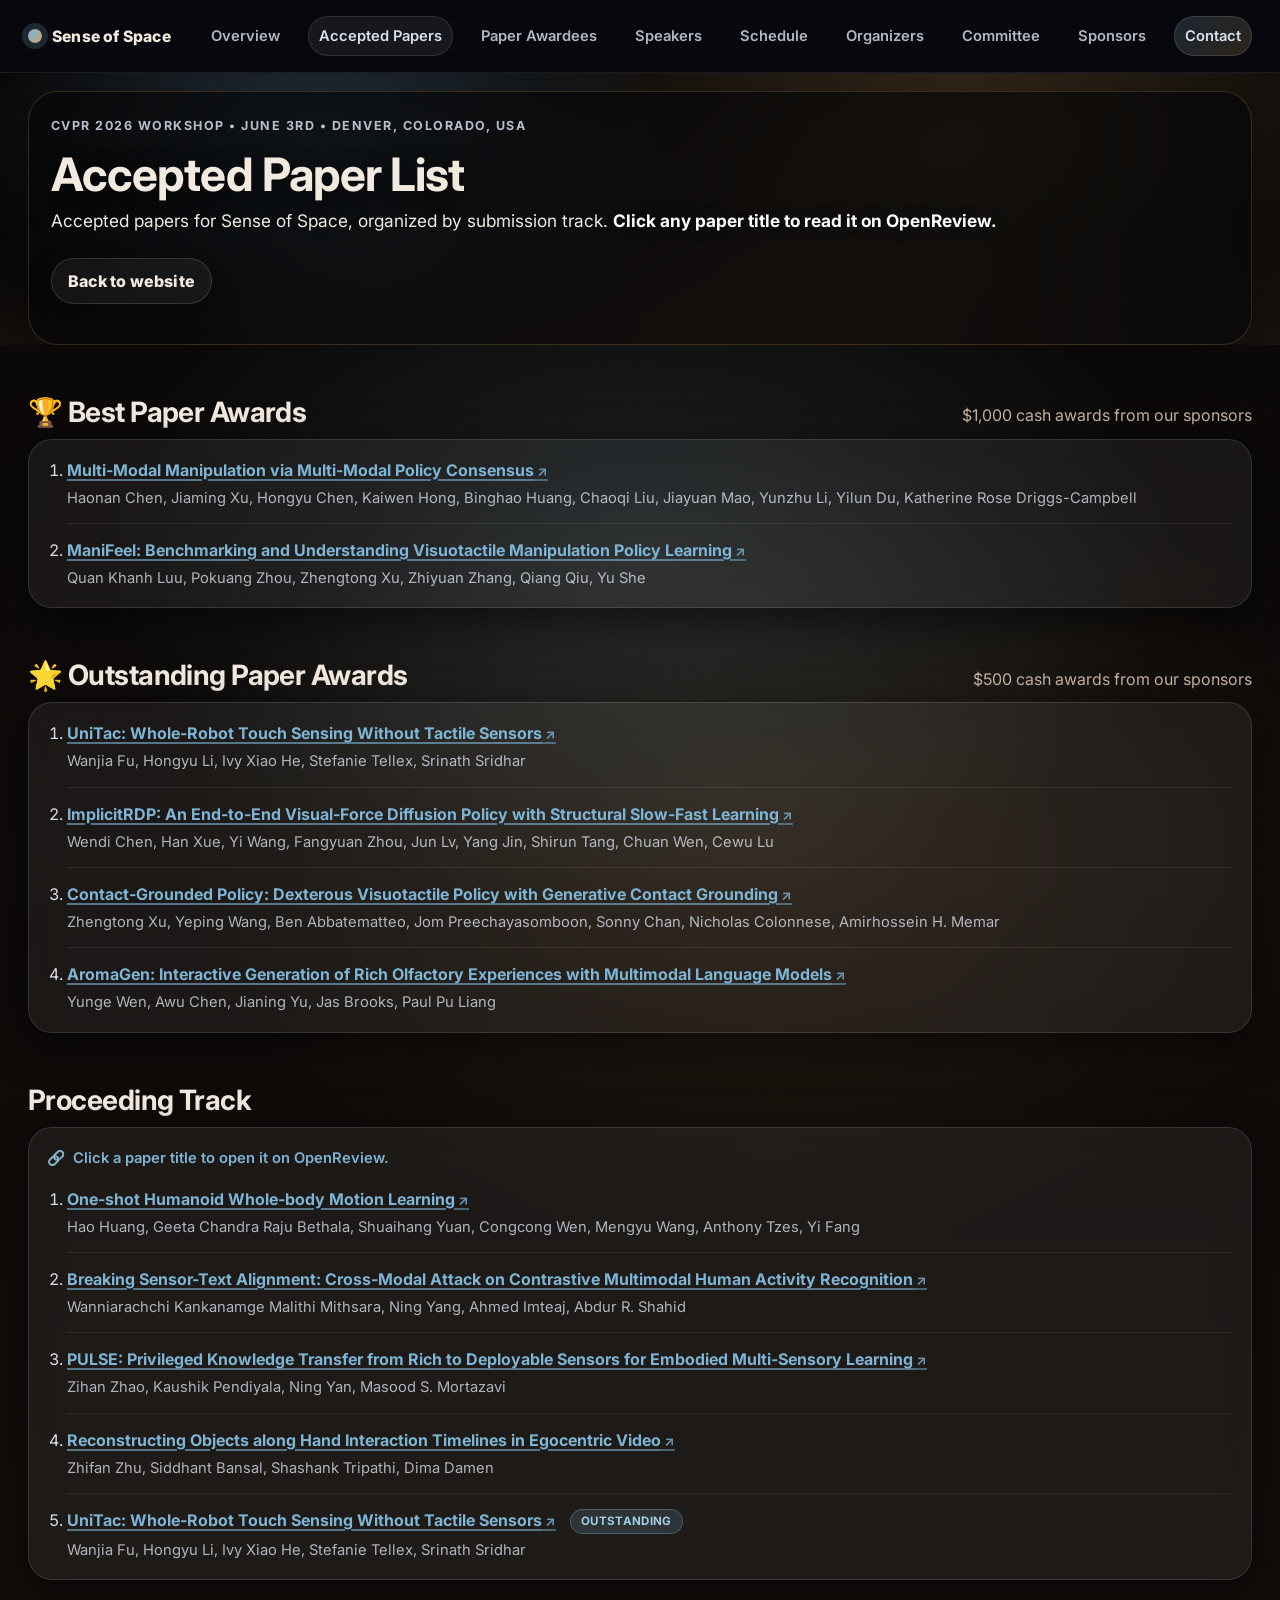
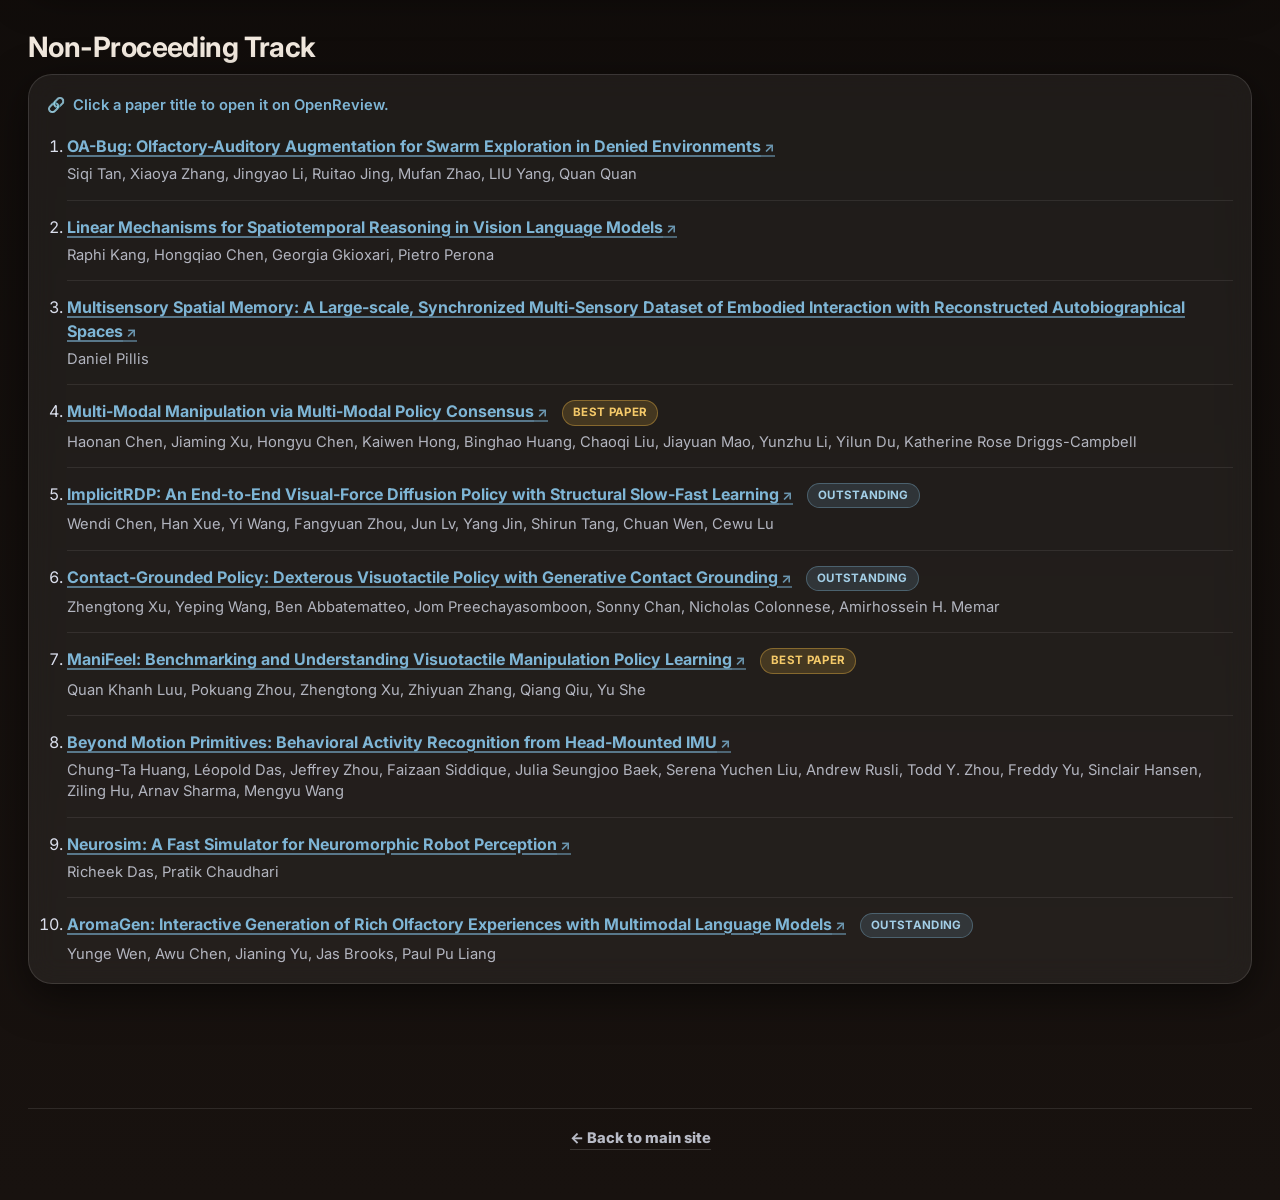
<file: accepted-papers.html>
<!doctype html>
<html lang="en">
<head>
  <meta charset="utf-8" />
  <meta name="viewport" content="width=device-width,initial-scale=1" />
  <title>Accepted Paper List | Sense of Space (CVPR 2026 Workshop)</title>
  <meta name="description" content="Accepted papers for Sense of Space — a CVPR 2026 workshop on multi-sensory modeling for embodied intelligence." />
  <link rel="icon" type="image/svg+xml" href="assets/favicon.svg" />
  <link rel="preconnect" href="https://fonts.googleapis.com">
  <link rel="preconnect" href="https://fonts.gstatic.com" crossorigin>
  <link href="https://fonts.googleapis.com/css2?family=Inter:wght@300;400;600;700;800&display=swap" rel="stylesheet">
  <link rel="stylesheet" href="style.css" />
</head>

<body>
  <div class="bg-grain" aria-hidden="true"></div>

  <header class="topbar">
    <nav class="nav container">
      <a class="brand" href="index.html" aria-label="Back to home">
        <span class="brand-mark" aria-hidden="true"></span>
        <span class="brand-text">Sense of Space</span>
      </a>

      <button class="nav-toggle" aria-label="Open menu" aria-expanded="false">
        <span></span><span></span><span></span>
      </button>

      <div class="nav-links" role="navigation" aria-label="Primary">
        <a href="index.html#abstract">Overview</a>
        <a href="accepted-papers.html" class="active">Accepted Papers</a>
        <a href="accepted-papers.html#awards">Paper Awardees</a>
        <a href="index.html#speakers">Speakers</a>
        <a href="index.html#schedule">Schedule</a>
        <a href="index.html#organizers">Organizers</a>
        <a href="index.html#committee">Committee</a>
        <a href="index.html#sponsors">Sponsors</a>
        <a href="index.html#contact" class="pill">Contact</a>
      </div>
    </nav>
  </header>

  <main>
    <section class="hero hero-small" aria-label="Accepted papers hero">
      <div class="hero-bg" aria-hidden="true"></div>
      <div class="hero-glow" aria-hidden="true"></div>

      <div class="container hero-inner">
        <div class="hero-copy">
          <p class="eyebrow">CVPR 2026 Workshop • June 3rd • Denver, Colorado, USA</p>
          <h1>Accepted Paper List</h1>
          <p class="lead">
            Accepted papers for Sense of Space, organized by submission track.
            <strong>Click any paper title to read it on OpenReview.</strong>
          </p>

          <div class="cta-row">
            <a class="btn ghost" href="index.html">Back to website</a>
          </div>
        </div>
      </div>
    </section>

    <section class="section" id="awards">
      <div class="container">
        <div class="section-head">
          <h2>🏆 Best Paper Awards</h2>
          <p class="muted">$1,000 cash awards from our sponsors</p>
        </div>

        <div class="glass reveal">
          <ol class="paper-list">
            <li>
              <div class="paper-title"><a class="paper-link" href="https://openreview.net/forum?id=vf54SEjOMo" target="_blank" rel="noopener noreferrer">Multi-Modal Manipulation via Multi-Modal Policy Consensus</a></div>
              <div class="paper-authors">Haonan Chen, Jiaming Xu, Hongyu Chen, Kaiwen Hong, Binghao Huang, Chaoqi Liu, Jiayuan Mao, Yunzhu Li, Yilun Du, Katherine Rose Driggs-Campbell</div>
            </li>
            <li>
              <div class="paper-title"><a class="paper-link" href="https://openreview.net/forum?id=f6eOLa6gOO" target="_blank" rel="noopener noreferrer">ManiFeel: Benchmarking and Understanding Visuotactile Manipulation Policy Learning</a></div>
              <div class="paper-authors">Quan Khanh Luu, Pokuang Zhou, Zhengtong Xu, Zhiyuan Zhang, Qiang Qiu, Yu She</div>
            </li>
          </ol>
        </div>
      </div>
    </section>

    <section class="section" style="padding-top: 0;">
      <div class="container">
        <div class="section-head">
          <h2>🌟 Outstanding Paper Awards</h2>
          <p class="muted">$500 cash awards from our sponsors</p>
        </div>

        <div class="glass reveal">
          <ol class="paper-list">
            <li>
              <div class="paper-title"><a class="paper-link" href="https://openreview.net/forum?id=UUFzZWd0N8" target="_blank" rel="noopener noreferrer">UniTac: Whole-Robot Touch Sensing Without Tactile Sensors</a></div>
              <div class="paper-authors">Wanjia Fu, Hongyu Li, Ivy Xiao He, Stefanie Tellex, Srinath Sridhar</div>
            </li>
            <li>
              <div class="paper-title"><a class="paper-link" href="https://openreview.net/forum?id=nWHC4zi800" target="_blank" rel="noopener noreferrer">ImplicitRDP: An End-to-End Visual-Force Diffusion Policy with Structural Slow-Fast Learning</a></div>
              <div class="paper-authors">Wendi Chen, Han Xue, Yi Wang, Fangyuan Zhou, Jun Lv, Yang Jin, Shirun Tang, Chuan Wen, Cewu Lu</div>
            </li>
            <li>
              <div class="paper-title"><a class="paper-link" href="https://openreview.net/forum?id=xTf2W00n95" target="_blank" rel="noopener noreferrer">Contact-Grounded Policy: Dexterous Visuotactile Policy with Generative Contact Grounding</a></div>
              <div class="paper-authors">Zhengtong Xu, Yeping Wang, Ben Abbatematteo, Jom Preechayasomboon, Sonny Chan, Nicholas Colonnese, Amirhossein H. Memar</div>
            </li>
            <li>
              <div class="paper-title"><a class="paper-link" href="https://openreview.net/forum?id=OQDOHXAJtn" target="_blank" rel="noopener noreferrer">AromaGen: Interactive Generation of Rich Olfactory Experiences with Multimodal Language Models</a></div>
              <div class="paper-authors">Yunge Wen, Awu Chen, Jianing Yu, Jas Brooks, Paul Pu Liang</div>
            </li>
          </ol>
        </div>
      </div>
    </section>

    <section class="section" style="padding-top: 0;">
      <div class="container">
        <div class="section-head">
          <h2>Proceeding Track</h2>
        </div>

        <div class="glass reveal">
          <p class="paper-list-hint">Click a paper title to open it on OpenReview.</p>
          <ol class="paper-list">
            <li>
              <div class="paper-title"><a class="paper-link" href="https://openreview.net/forum?id=1quofDNaOM" target="_blank" rel="noopener noreferrer">One-shot Humanoid Whole-body Motion Learning</a></div>
              <div class="paper-authors">Hao Huang, Geeta Chandra Raju Bethala, Shuaihang Yuan, Congcong Wen, Mengyu Wang, Anthony Tzes, Yi Fang</div>
            </li>
            <li>
              <div class="paper-title"><a class="paper-link" href="https://openreview.net/forum?id=k1MJGdVPc8" target="_blank" rel="noopener noreferrer">Breaking Sensor-Text Alignment: Cross-Modal Attack on Contrastive Multimodal Human Activity Recognition</a></div>
              <div class="paper-authors">Wanniarachchi Kankanamge Malithi Mithsara, Ning Yang, Ahmed Imteaj, Abdur R. Shahid</div>
            </li>
            <li>
              <div class="paper-title"><a class="paper-link" href="https://openreview.net/forum?id=Xz0DK78icE" target="_blank" rel="noopener noreferrer">PULSE: Privileged Knowledge Transfer from Rich to Deployable Sensors for Embodied Multi-Sensory Learning</a></div>
              <div class="paper-authors">Zihan Zhao, Kaushik Pendiyala, Ning Yan, Masood S. Mortazavi</div>
            </li>
            <li>
              <div class="paper-title"><a class="paper-link" href="https://openreview.net/forum?id=n6uY0F58Lw" target="_blank" rel="noopener noreferrer">Reconstructing Objects along Hand Interaction Timelines in Egocentric Video</a></div>
              <div class="paper-authors">Zhifan Zhu, Siddhant Bansal, Shashank Tripathi, Dima Damen</div>
            </li>
            <li>
              <div class="paper-title"><a class="paper-link" href="https://openreview.net/forum?id=UUFzZWd0N8" target="_blank" rel="noopener noreferrer">UniTac: Whole-Robot Touch Sensing Without Tactile Sensors</a> <span class="paper-award-badge outstanding">Outstanding</span></div>
              <div class="paper-authors">Wanjia Fu, Hongyu Li, Ivy Xiao He, Stefanie Tellex, Srinath Sridhar</div>
            </li>
          </ol>
        </div>
      </div>
    </section>

    <section class="section" style="padding-top: 0;">
      <div class="container">
        <div class="section-head">
          <h2>Non-Proceeding Track</h2>
        </div>

        <div class="glass reveal">
          <p class="paper-list-hint">Click a paper title to open it on OpenReview.</p>
          <ol class="paper-list">
            <li>
              <div class="paper-title"><a class="paper-link" href="https://openreview.net/forum?id=VegsynrPLu" target="_blank" rel="noopener noreferrer">OA-Bug: Olfactory-Auditory Augmentation for Swarm Exploration in Denied Environments</a></div>
              <div class="paper-authors">Siqi Tan, Xiaoya Zhang, Jingyao Li, Ruitao Jing, Mufan Zhao, LIU Yang, Quan Quan</div>
            </li>
            <li>
              <div class="paper-title"><a class="paper-link" href="https://openreview.net/forum?id=hjthUKPKOO" target="_blank" rel="noopener noreferrer">Linear Mechanisms for Spatiotemporal Reasoning in Vision Language Models</a></div>
              <div class="paper-authors">Raphi Kang, Hongqiao Chen, Georgia Gkioxari, Pietro Perona</div>
            </li>
            <li>
              <div class="paper-title"><a class="paper-link" href="https://openreview.net/forum?id=BsmZDVZ4Ho" target="_blank" rel="noopener noreferrer">Multisensory Spatial Memory: A Large-scale, Synchronized Multi-Sensory Dataset of Embodied Interaction with Reconstructed Autobiographical Spaces</a></div>
              <div class="paper-authors">Daniel Pillis</div>
            </li>
            <li>
              <div class="paper-title"><a class="paper-link" href="https://openreview.net/forum?id=vf54SEjOMo" target="_blank" rel="noopener noreferrer">Multi-Modal Manipulation via Multi-Modal Policy Consensus</a> <span class="paper-award-badge best">Best Paper</span></div>
              <div class="paper-authors">Haonan Chen, Jiaming Xu, Hongyu Chen, Kaiwen Hong, Binghao Huang, Chaoqi Liu, Jiayuan Mao, Yunzhu Li, Yilun Du, Katherine Rose Driggs-Campbell</div>
            </li>
            <li>
              <div class="paper-title"><a class="paper-link" href="https://openreview.net/forum?id=nWHC4zi800" target="_blank" rel="noopener noreferrer">ImplicitRDP: An End-to-End Visual-Force Diffusion Policy with Structural Slow-Fast Learning</a> <span class="paper-award-badge outstanding">Outstanding</span></div>
              <div class="paper-authors">Wendi Chen, Han Xue, Yi Wang, Fangyuan Zhou, Jun Lv, Yang Jin, Shirun Tang, Chuan Wen, Cewu Lu</div>
            </li>
            <li>
              <div class="paper-title"><a class="paper-link" href="https://openreview.net/forum?id=xTf2W00n95" target="_blank" rel="noopener noreferrer">Contact-Grounded Policy: Dexterous Visuotactile Policy with Generative Contact Grounding</a> <span class="paper-award-badge outstanding">Outstanding</span></div>
              <div class="paper-authors">Zhengtong Xu, Yeping Wang, Ben Abbatematteo, Jom Preechayasomboon, Sonny Chan, Nicholas Colonnese, Amirhossein H. Memar</div>
            </li>
            <li>
              <div class="paper-title"><a class="paper-link" href="https://openreview.net/forum?id=f6eOLa6gOO" target="_blank" rel="noopener noreferrer">ManiFeel: Benchmarking and Understanding Visuotactile Manipulation Policy Learning</a> <span class="paper-award-badge best">Best Paper</span></div>
              <div class="paper-authors">Quan Khanh Luu, Pokuang Zhou, Zhengtong Xu, Zhiyuan Zhang, Qiang Qiu, Yu She</div>
            </li>
            <li>
              <div class="paper-title"><a class="paper-link" href="https://openreview.net/forum?id=kthV2oMPtt" target="_blank" rel="noopener noreferrer">Beyond Motion Primitives: Behavioral Activity Recognition from Head-Mounted IMU</a></div>
              <div class="paper-authors">Chung-Ta Huang, Léopold Das, Jeffrey Zhou, Faizaan Siddique, Julia Seungjoo Baek, Serena Yuchen Liu, Andrew Rusli, Todd Y. Zhou, Freddy Yu, Sinclair Hansen, Ziling Hu, Arnav Sharma, Mengyu Wang</div>
            </li>
            <li>
              <div class="paper-title"><a class="paper-link" href="https://openreview.net/forum?id=F9BAGGwVdQ" target="_blank" rel="noopener noreferrer">Neurosim: A Fast Simulator for Neuromorphic Robot Perception</a></div>
              <div class="paper-authors">Richeek Das, Pratik Chaudhari</div>
            </li>
            <li>
              <div class="paper-title"><a class="paper-link" href="https://openreview.net/forum?id=OQDOHXAJtn" target="_blank" rel="noopener noreferrer">AromaGen: Interactive Generation of Rich Olfactory Experiences with Multimodal Language Models</a> <span class="paper-award-badge outstanding">Outstanding</span></div>
              <div class="paper-authors">Yunge Wen, Awu Chen, Jianing Yu, Jas Brooks, Paul Pu Liang</div>
            </li>
          </ol>
        </div>
      </div>
    </section>

    <section class="section">
      <div class="container">
        <div class="footer muted">
          <a class="mini-link" href="index.html">← Back to main site</a>
        </div>
      </div>
    </section>
  </main>

  <script src="script.js"></script>
</body>
</html>
</file>
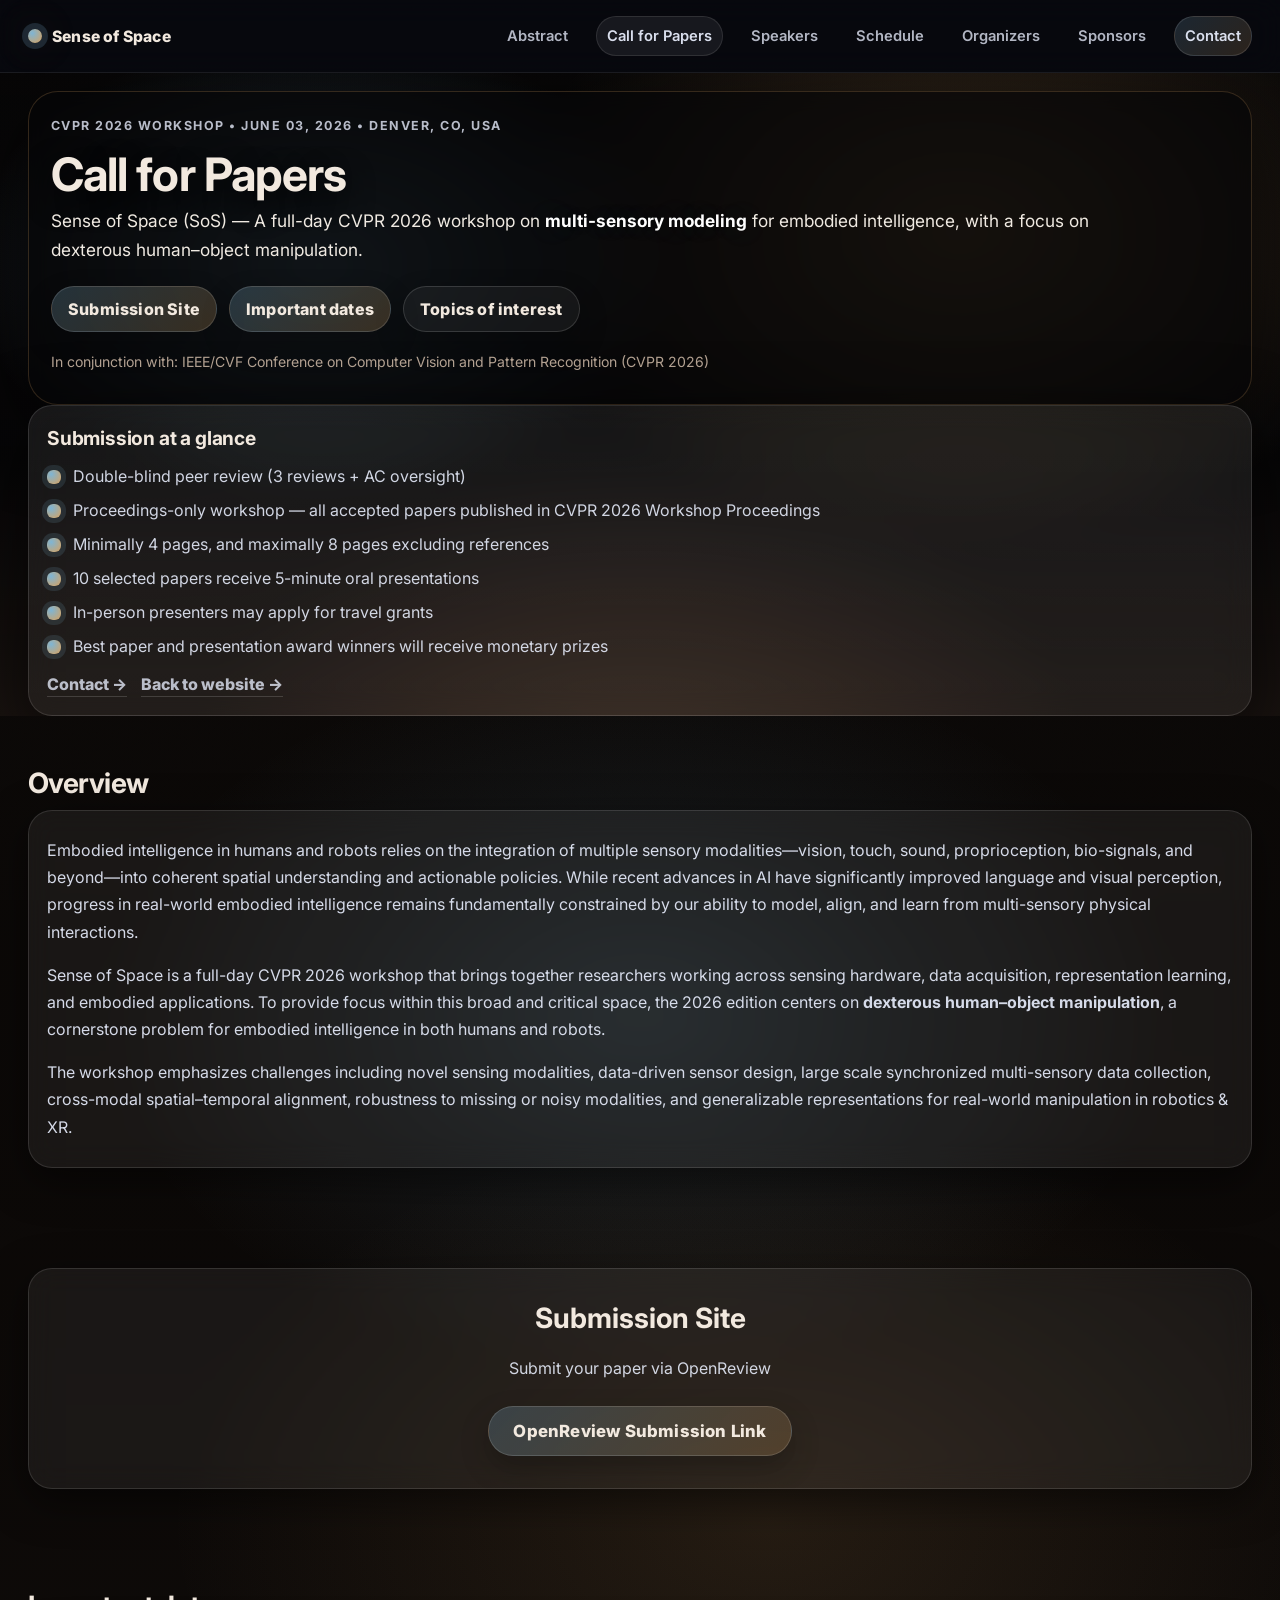
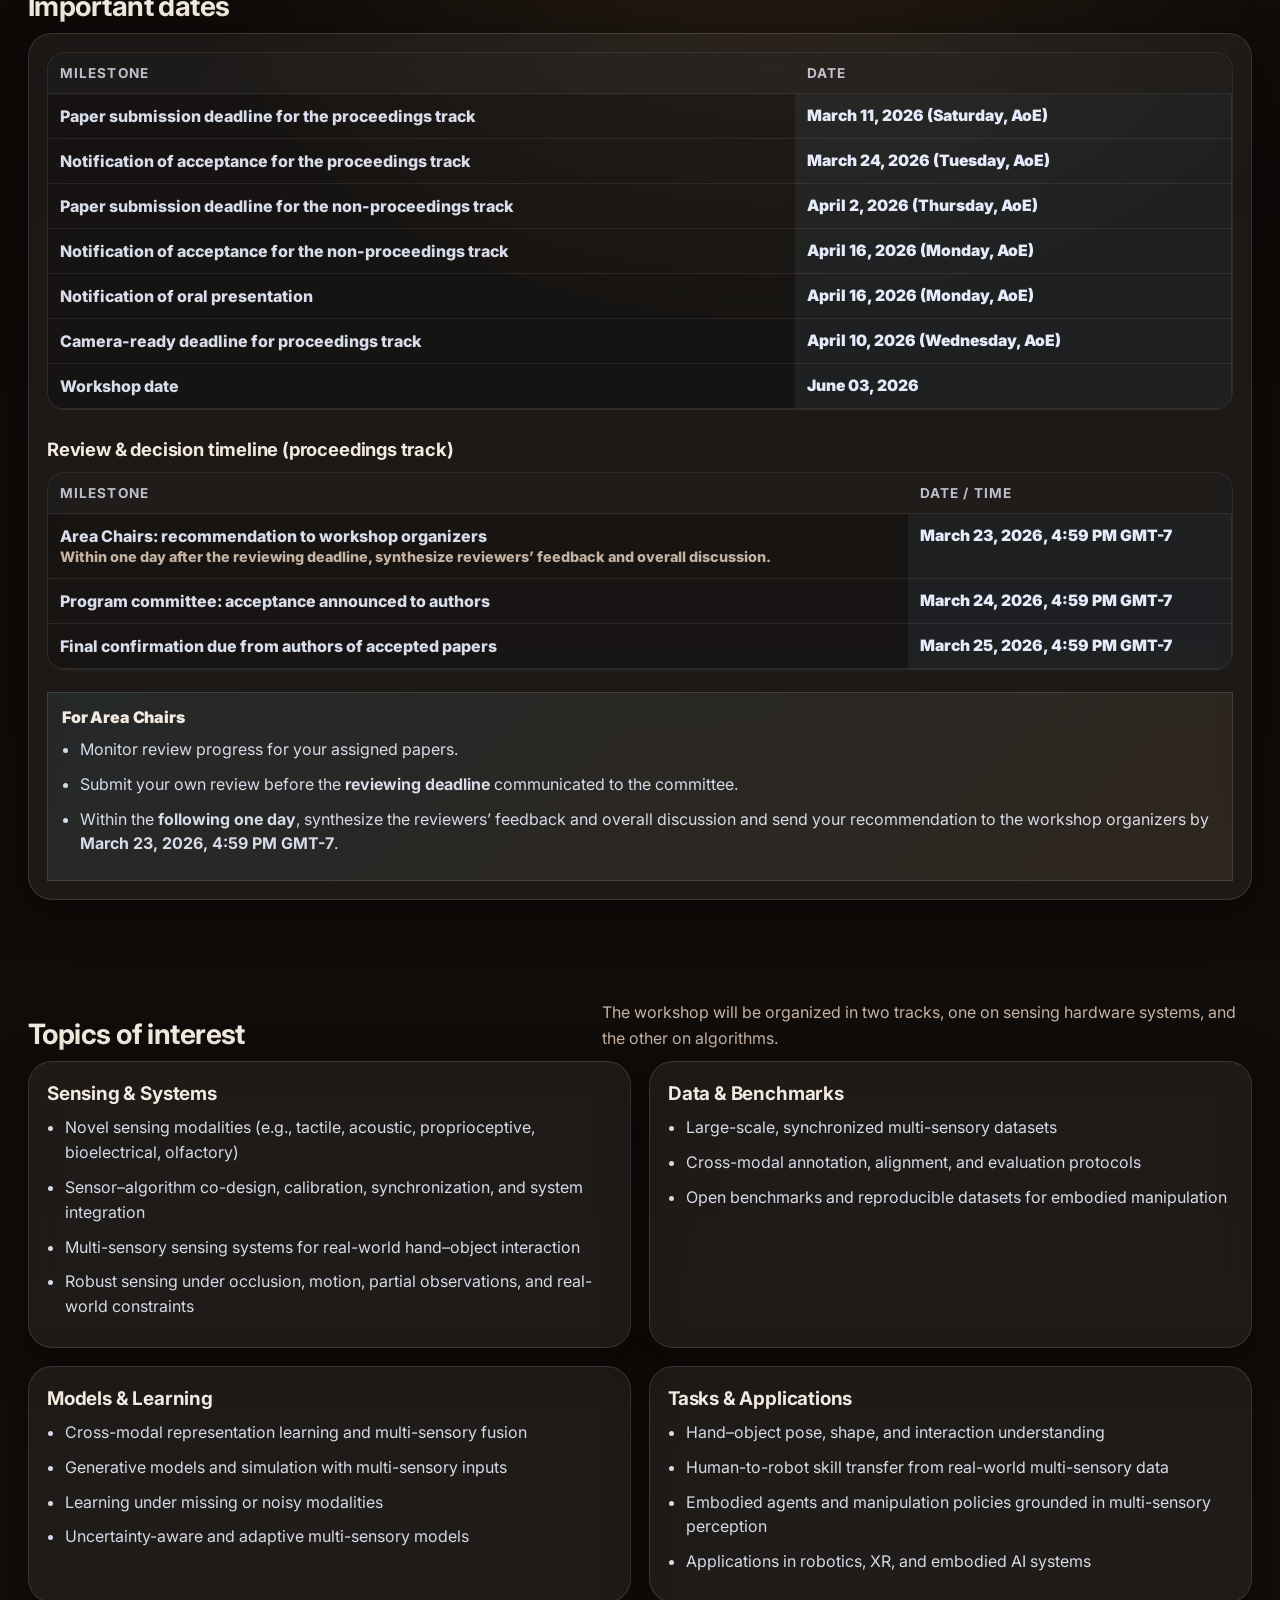
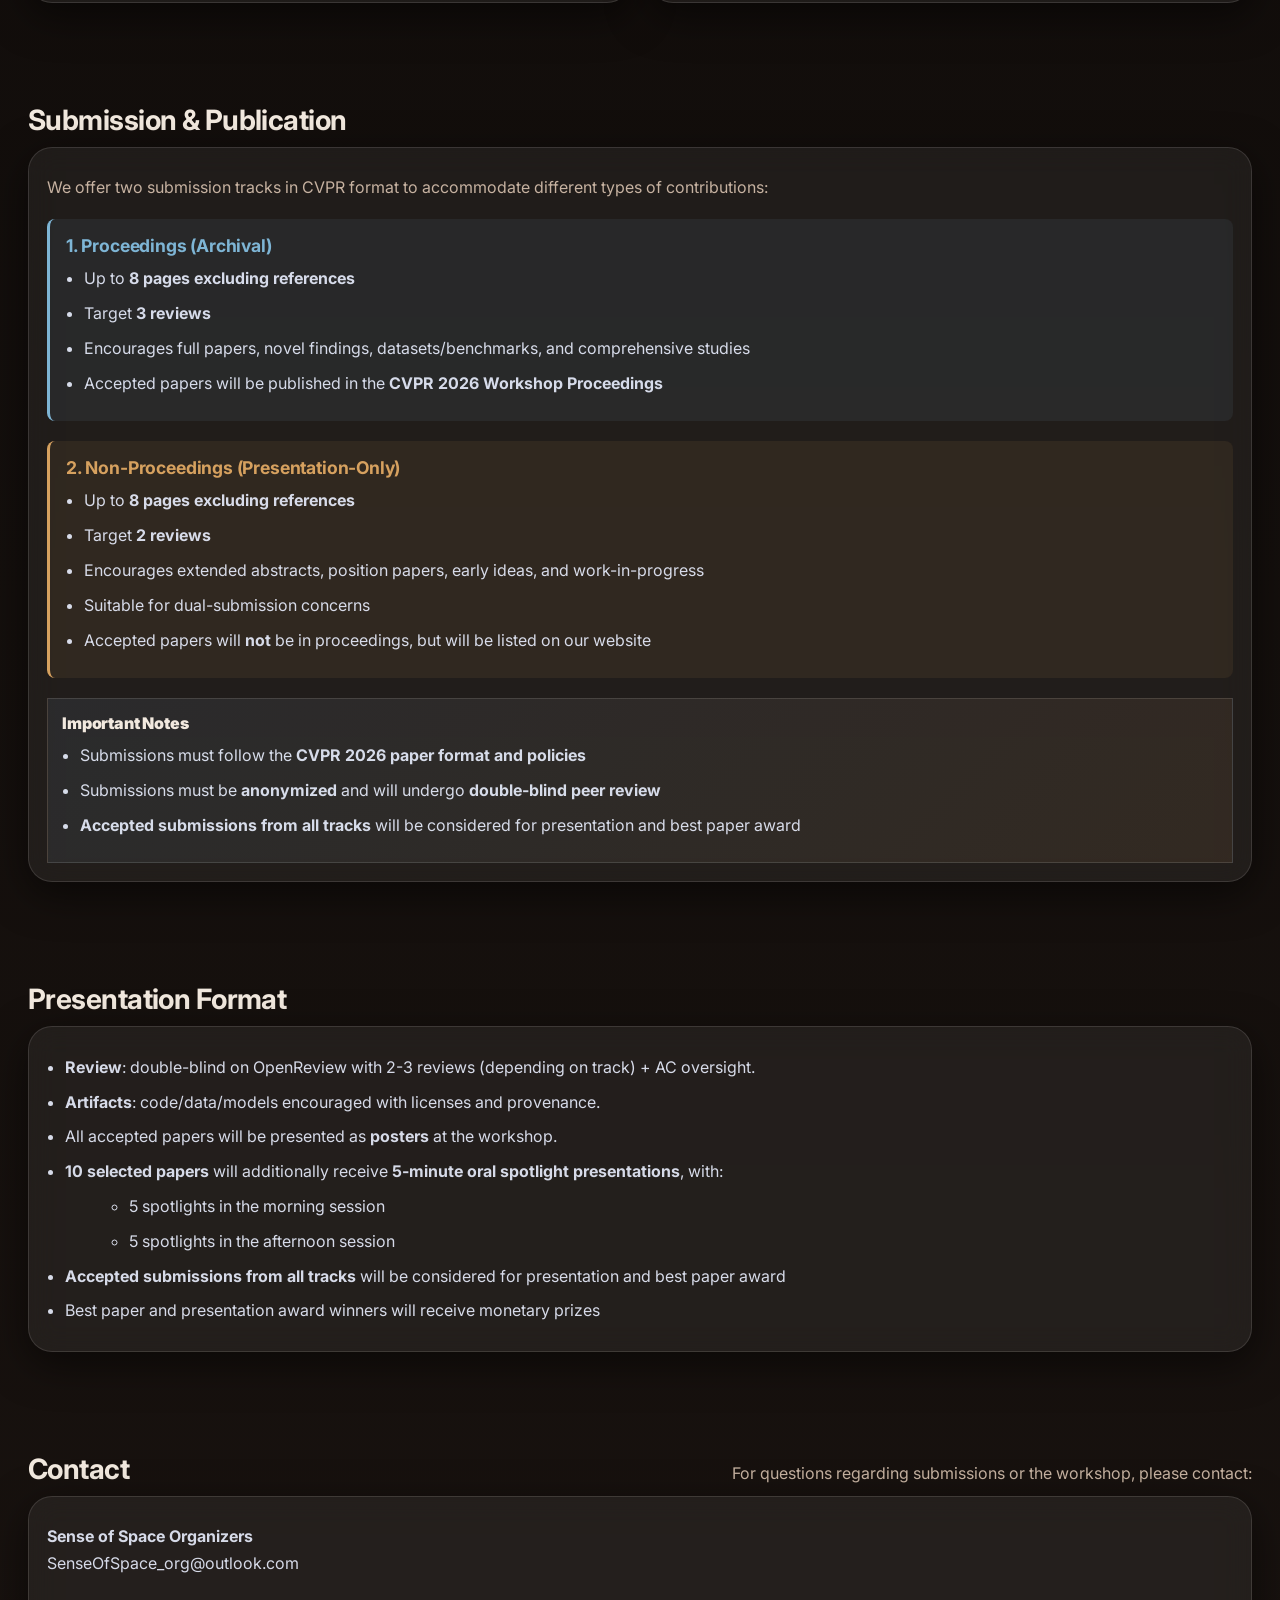
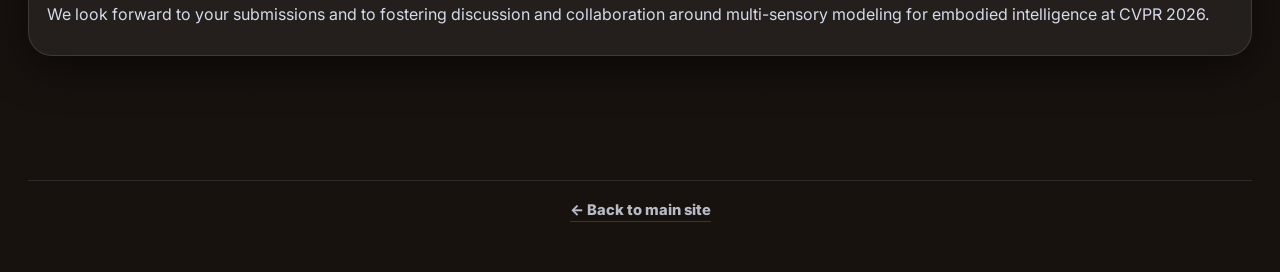
<file: cfp.html>
<!doctype html>
<html lang="en">
<head>
  <meta charset="utf-8" />
  <meta name="viewport" content="width=device-width,initial-scale=1" />
  <title>Call for Papers | Sense of Space (CVPR 2026 Workshop)</title>
  <meta name="description" content="Call for Papers — Sense of Space: Multi-Sensory Modeling for Embodied Intelligence (CVPR 2026 Workshop)." />
  <link rel="icon" type="image/svg+xml" href="assets/favicon.svg" />
  <link rel="preconnect" href="https://fonts.googleapis.com">
  <link rel="preconnect" href="https://fonts.gstatic.com" crossorigin>
  <link href="https://fonts.googleapis.com/css2?family=Inter:wght@300;400;600;700;800&display=swap" rel="stylesheet">
  <link rel="stylesheet" href="style.css" />
</head>

<body class="cfp">
  <div class="bg-grain" aria-hidden="true"></div>

  <header class="topbar">
    <nav class="nav container">
      <a class="brand" href="index.html" aria-label="Back to home">
        <span class="brand-mark" aria-hidden="true"></span>
        <span class="brand-text">Sense of Space</span>
      </a>

      <button class="nav-toggle" aria-label="Open menu" aria-expanded="false">
        <span></span><span></span><span></span>
      </button>

      <div class="nav-links" role="navigation" aria-label="Primary">
        <a href="index.html#abstract">Abstract</a>
        <a href="cfp.html" class="active">Call for Papers</a>
        <a href="index.html#speakers">Speakers</a>
        <a href="index.html#schedule">Schedule</a>
        <a href="index.html#organizers">Organizers</a>
        <a href="index.html#sponsors">Sponsors</a>
        <a href="index.html#contact" class="pill">Contact</a>
      </div>
    </nav>
  </header>

  <main>
    <section class="hero hero-small" aria-label="Call for Papers hero">
      <div class="hero-bg" aria-hidden="true"></div>
      <div class="hero-glow" aria-hidden="true"></div>

      <div class="container hero-inner">
        <div class="hero-copy">
          <p class="eyebrow">CVPR 2026 Workshop • June 03, 2026 • Denver, CO, USA</p>
          <h1>Call for Papers</h1>
          <p class="lead">
            Sense of Space (SoS) — A full-day CVPR 2026 workshop on <strong>multi-sensory modeling</strong> for embodied intelligence,
            with a focus on dexterous human–object manipulation.
          </p>

          <div class="cta-row">
            <a class="btn primary" href="#submission-link">Submission Site</a>
            <a class="btn primary" href="#dates">Important dates</a>
            <a class="btn ghost" href="#topics">Topics of interest</a>
          </div>

          <p class="micro muted">
            In conjunction with: IEEE/CVF Conference on Computer Vision and Pattern Recognition (CVPR 2026)
          </p>
        </div>

        <div class="hero-card reveal">
          <h2>Submission at a glance</h2>
          <ul class="checklist">
            <li>Double-blind peer review (3 reviews + AC oversight)</li>
            <li>Proceedings-only workshop — all accepted papers published in CVPR 2026 Workshop Proceedings</li>
            <li>Minimally 4 pages, and maximally 8 pages excluding references</li>
            <li>10 selected papers receive 5-minute oral presentations</li>
            <li>In-person presenters may apply for travel grants</li>
            <li>Best paper and presentation award winners will receive monetary prizes</li>
          </ul>
          <div class="card-row">
            <a class="mini-link" href="#contact">Contact →</a>
            <a class="mini-link" href="index.html">Back to website →</a>
          </div>
        </div>
      </div>

      <div class="hero-fade" aria-hidden="true"></div>
    </section>

    <section id="overview" class="section">
      <div class="container">
        <div class="section-head">
          <h2>Overview</h2>
        </div>

        <div class="glass reveal">
          <p>
            Embodied intelligence in humans and robots relies on the integration of multiple sensory modalities—vision, touch, sound, proprioception, bio-signals, and beyond—into coherent spatial understanding and actionable policies. While recent advances in AI have significantly improved language and visual perception, progress in real-world embodied intelligence remains fundamentally constrained by our ability to model, align, and learn from multi-sensory physical interactions.
          </p>
          <p style="margin-top: 1rem;">
            Sense of Space is a full-day CVPR 2026 workshop that brings together researchers working across sensing hardware, data acquisition, representation learning, and embodied applications. To provide focus within this broad and critical space, the 2026 edition centers on <strong>dexterous human–object manipulation</strong>, a cornerstone problem for embodied intelligence in both humans and robots.
          </p>
          <p style="margin-top: 1rem;">
            The workshop emphasizes challenges including novel sensing modalities, data-driven sensor design, large scale synchronized multi-sensory data collection, cross-modal spatial–temporal alignment, robustness to missing or noisy modalities, and generalizable representations for real-world manipulation in robotics &amp; XR.
          </p>
        </div>
      </div>
    </section>

    <section id="submission-link" class="section">
      <div class="container">
        <div class="glass reveal" style="text-align: center; padding: 32px 28px;">
          <h2 style="margin: 0 0 20px 0; font-size: 1.75rem;">Submission Site</h2>
          <p style="margin: 0 0 24px 0; color: rgba(234,240,255,0.88);">
            Submit your paper via OpenReview
          </p>
          <a class="btn primary" href="https://openreview.net/group?id=thecvf.com/CVPR/2026/Workshop/SoS" target="_blank" rel="noopener noreferrer" style="font-size: 1.05rem; padding: 14px 24px;">OpenReview Submission Link</a>
        </div>
      </div>
    </section>

    <section id="dates" class="section">
      <div class="container">
        <div class="section-head">
          <h2>Important dates</h2>
        </div>

        <div class="glass reveal">
          <div class="table-wrap" role="region" aria-label="Paper submission timeline" tabindex="0">
            <table class="schedule mini">
              <thead>
                <tr>
                  <th>Milestone</th>
                  <th>Date</th>
                </tr>
              </thead>
              <tbody>
                <tr><td class='item'>Paper submission deadline for the proceedings track</td><td class='time'>March 11, 2026 (Saturday, AoE)</td></tr>
                <tr><td class='item'>Notification of acceptance for the proceedings track</td><td class='time'>March 24, 2026 (Tuesday, AoE)</td></tr>
                <tr><td class='item'>Paper submission deadline for the non-proceedings track</td><td class='time'>April 2, 2026 (Thursday, AoE)</td></tr>
                <tr><td class='item'>Notification of acceptance for the non-proceedings track</td><td class='time'>April 16, 2026 (Monday, AoE)</td></tr>
                <tr><td class='item'>Notification of oral presentation</td><td class='time'>April 16, 2026 (Monday, AoE)</td></tr>
                <tr><td class='item'>Camera-ready deadline for proceedings track</td><td class='time'>April 10, 2026 (Wednesday, AoE)</td></tr>
                <tr><td class='item'>Workshop date</td><td class='time'>June 03, 2026</td></tr>
              </tbody>
            </table>
          </div>

          <h3 style="margin: 28px 0 12px 0; font-size: 1.15rem;">Review &amp; decision timeline (proceedings track)</h3>
          <div class="table-wrap" role="region" aria-label="Review and decision timeline" tabindex="0">
            <table class="schedule mini">
              <thead>
                <tr>
                  <th>Milestone</th>
                  <th>Date / time</th>
                </tr>
              </thead>
              <tbody>
                <tr><td class="item">Area Chairs: recommendation to workshop organizers<br><span class="muted" style="font-size: 0.9em;">Within one day after the reviewing deadline, synthesize reviewers’ feedback and overall discussion.</span></td><td class="time">March 23, 2026, 4:59 PM GMT-7</td></tr>
                <tr><td class="item">Program committee: acceptance announced to authors</td><td class="time">March 24, 2026, 4:59 PM GMT-7</td></tr>
                <tr><td class="item">Final confirmation due from authors of accepted papers</td><td class="time">March 25, 2026, 4:59 PM GMT-7</td></tr>
              </tbody>
            </table>
          </div>

          <div class="callout" style="margin-top: 22px;">
            <div class="callout-title">For Area Chairs</div>
            <div class="callout-body">
              <ul class="bullets" style="margin-top: 8px; margin-bottom: 0;">
                <li>Monitor review progress for your assigned papers.</li>
                <li>Submit your own review before the <strong>reviewing deadline</strong> communicated to the committee.</li>
                <li>Within the <strong>following one day</strong>, synthesize the reviewers’ feedback and overall discussion and send your recommendation to the workshop organizers by <strong>March 23, 2026, 4:59 PM GMT-7</strong>.</li>
              </ul>
            </div>
          </div>
        </div>
      </div>
    </section>

    <section id="topics" class="section">
      <div class="container">
        <div class="section-head">
          <h2>Topics of interest</h2>
          <p class="muted">The workshop will be organized in two tracks, one on sensing hardware systems, and the other on algorithms.</p>
        </div>

        <div class="grid-2">
          <div class="glass reveal">
            <h3>Sensing &amp; Systems</h3>
            <ul class="bullets">
              <li>Novel sensing modalities (e.g., tactile, acoustic, proprioceptive, bioelectrical, olfactory)</li>
              <li>Sensor–algorithm co-design, calibration, synchronization, and system integration</li>
              <li>Multi-sensory sensing systems for real-world hand–object interaction</li>
              <li>Robust sensing under occlusion, motion, partial observations, and real-world constraints</li>
            </ul>
          </div>

          <div class="glass reveal">
            <h3>Data &amp; Benchmarks</h3>
            <ul class="bullets">
              <li>Large-scale, synchronized multi-sensory datasets</li>
              <li>Cross-modal annotation, alignment, and evaluation protocols</li>
              <li>Open benchmarks and reproducible datasets for embodied manipulation</li>
            </ul>
          </div>

          <div class="glass reveal">
            <h3>Models &amp; Learning</h3>
            <ul class="bullets">
              <li>Cross-modal representation learning and multi-sensory fusion</li>
              <li>Generative models and simulation with multi-sensory inputs</li>
              <li>Learning under missing or noisy modalities</li>
              <li>Uncertainty-aware and adaptive multi-sensory models</li>
            </ul>
          </div>

          <div class="glass reveal">
            <h3>Tasks &amp; Applications</h3>
            <ul class="bullets">
              <li>Hand–object pose, shape, and interaction understanding</li>
              <li>Human-to-robot skill transfer from real-world multi-sensory data</li>
              <li>Embodied agents and manipulation policies grounded in multi-sensory perception</li>
              <li>Applications in robotics, XR, and embodied AI systems</li>
            </ul>
          </div>
        </div>
      </div>
    </section>

    <section id="submission" class="section">
      <div class="container">
        <div class="section-head">
          <h2>Submission &amp; Publication</h2>
        </div>

        <div class="glass reveal">
          <p class="muted" style="margin-bottom: 18px;">
            We offer two submission tracks in CVPR format to accommodate different types of contributions:
          </p>
          
          <div style="margin-bottom: 20px; padding: 16px; background: rgba(126,181,213,0.08); border-left: 3px solid var(--cyan); border-radius: 8px;">
            <h3 style="margin: 0 0 10px 0; font-size: 1.1rem; color: var(--cyan);">1. Proceedings (Archival)</h3>
            <ul class="bullets" style="margin-top: 8px;">
              <li>Up to <strong>8 pages excluding references</strong></li>
              <li>Target <strong>3 reviews</strong></li>
              <li>Encourages full papers, novel findings, datasets/benchmarks, and comprehensive studies</li>
              <li>Accepted papers will be published in the <strong>CVPR 2026 Workshop Proceedings</strong></li>
            </ul>
          </div>

          <div style="margin-bottom: 20px; padding: 16px; background: rgba(214,161,95,0.08); border-left: 3px solid var(--violet); border-radius: 8px;">
            <h3 style="margin: 0 0 10px 0; font-size: 1.1rem; color: var(--violet);">2. Non-Proceedings (Presentation-Only)</h3>
            <ul class="bullets" style="margin-top: 8px;">
              <li>Up to <strong>8 pages excluding references</strong></li>
              <li>Target <strong>2 reviews</strong></li>
              <li>Encourages extended abstracts, position papers, early ideas, and work-in-progress</li>
              <li>Suitable for dual-submission concerns</li>
              <li>Accepted papers will <strong>not</strong> be in proceedings, but will be listed on our website</li>
            </ul>
          </div>

          <div class="callout" style="margin-top: 20px;">
            <div class="callout-title">Important Notes</div>
            <div class="callout-body">
              <ul class="bullets" style="margin-top: 8px;">
                <li>Submissions must follow the <strong>CVPR 2026 paper format and policies</strong></li>
                <li>Submissions must be <strong>anonymized</strong> and will undergo <strong>double-blind peer review</strong></li>
                <li><strong>Accepted submissions from all tracks</strong> will be considered for presentation and best paper award</li>
              </ul>
            </div>
          </div>
        </div>
      </div>
    </section>

    <section id="presentation" class="section">
      <div class="container">
        <div class="section-head">
          <h2>Presentation Format</h2>
        </div>

        <div class="glass reveal">
          <ul class="bullets">
            <li><strong>Review</strong>: double-blind on OpenReview with 2-3 reviews (depending on track) + AC oversight.</li>
            <li><strong>Artifacts</strong>: code/data/models encouraged with licenses and provenance.</li>
            <li>All accepted papers will be presented as <strong>posters</strong> at the workshop.</li>
            <li><strong>10 selected papers</strong> will additionally receive <strong>5-minute oral spotlight presentations</strong>, with:
              <ul style="margin-top: 0.5rem; margin-left: 1.5rem;">
                <li>5 spotlights in the morning session</li>
                <li>5 spotlights in the afternoon session</li>
              </ul>
            </li>
            <li><strong>Accepted submissions from all tracks</strong> will be considered for presentation and best paper award</li>
            <li>Best paper and presentation award winners will receive monetary prizes</li>
          </ul>
        </div>
      </div>
    </section>

    <section id="contact" class="section">
      <div class="container">
        <div class="section-head">
          <h2>Contact</h2>
          <p class="muted">For questions regarding submissions or the workshop, please contact:</p>
        </div>

        <div class="glass reveal">
          <p>
            <strong>Sense of Space Organizers</strong>
            <br>
            <a href="mailto:SenseOfSpace_org@outlook.com">SenseOfSpace_org@outlook.com</a>
          </p>
          <p style="margin-top: 1.5rem;">
            We look forward to your submissions and to fostering discussion and collaboration around multi-sensory modeling for embodied intelligence at CVPR 2026.
          </p>
        </div>
      </div>
    </section>

    <section class="section">
      <div class="container">
        <div class="footer muted">
          <a class="mini-link" href="index.html">← Back to main site</a>
        </div>
      </div>
    </section>
  </main>

  <script src="script.js"></script>
</body>
</html>
</file>
<file: style.css>
:root{
  --bg0:#080605;
  --bg1:#18120f;
  --card:rgba(217,190,173,0.08);
  --card2:rgba(217,190,173,0.12);
  --stroke:rgba(217,190,173,0.16);
  --text:#f2e9df;
  --muted:#c6b2a1;
  --muted2:#a08774;
  --cyan:#7eb5d5;   /* steel-blue glow */
  --violet:#d6a15f; /* brass-gold */
  --pink:#c88e67;   /* copper */
  --shadow: 0 20px 70px rgba(0,0,0,0.62);
  --shadow2: 0 12px 40px rgba(0,0,0,0.52);
  --radius: 24px;
  --maxw: min(1200px, 96vw);
}

*{ box-sizing:border-box; }
html{ scroll-behavior:smooth; }
body{
  margin:0;
  font-family: Inter, ui-sans-serif, system-ui, -apple-system, Segoe UI, Roboto, Helvetica, Arial, "Apple Color Emoji","Segoe UI Emoji";
  color:var(--text);
  background: radial-gradient(1200px 800px at var(--mx, 50%) var(--my, 20%), rgba(126,181,213,0.14), transparent 45%),
              radial-gradient(1200px 800px at calc(var(--mx, 50%) + 10%) calc(var(--my, 20%) + 10%), rgba(214,161,95,0.12), transparent 50%),
              linear-gradient(180deg, var(--bg0), var(--bg1));
  overflow-x:hidden;
}

code{
  font-family: ui-monospace, SFMono-Regular, Menlo, Monaco, Consolas, "Liberation Mono", "Courier New", monospace;
  font-size: 0.95em;
  color: #c7d2fe;
}

a{ color:inherit; text-decoration:none; }
a:hover{ text-decoration:none; }

.container{
  max-width:min(1244px, calc(96vw + 44px));
  width:100%;
  margin:0 auto;
  padding: 0 10px;
  box-sizing: border-box;
}

.bg-grain{
  pointer-events:none;
  position:fixed;
  inset:0;
  opacity:0.14;
  mix-blend-mode: overlay;
  background-image:
    url("data:image/svg+xml,%3Csvg xmlns='http://www.w3.org/2000/svg' width='260' height='260'%3E%3Cfilter id='n'%3E%3CfeTurbulence type='fractalNoise' baseFrequency='.8' numOctaves='3' stitchTiles='stitch'/%3E%3C/filter%3E%3Crect width='260' height='260' filter='url(%23n)' opacity='.55'/%3E%3C/svg%3E");
  background-size: 260px 260px;
  z-index:0;
}

.topbar{
  position:sticky;
  top:0;
  z-index:50;
  backdrop-filter: blur(14px);
  -webkit-backdrop-filter: blur(14px);
  background: rgba(7,10,21,0.55);
  border-bottom:1px solid rgba(255,255,255,0.08);
}

.nav{
  display:flex;
  align-items:center;
  justify-content:space-between;
  height: 72px;
  gap: 16px;
}

.brand{
  display:flex;
  align-items:center;
  gap:10px;
  font-weight: 800;
  letter-spacing: 0.2px;
}

.brand-mark{
  width: 14px;
  height: 14px;
  border-radius: 999px;
  background: radial-gradient(circle at 30% 30%, var(--cyan), var(--violet));
  box-shadow: 0 0 0 6px rgba(126,181,213,0.18), 0 0 40px rgba(214,161,95,0.26);
}

.brand-text{
  font-size: 0.98rem;
}

.nav-links{
  display:flex;
  align-items:center;
  gap: 18px;
  font-weight: 600;
  font-size: 0.92rem;
  color: rgba(234,240,255,0.92);
}

.nav-links a{
  opacity:0.82;
  transition: opacity .2s ease, transform .2s ease;
  padding: 10px 10px;
  border-radius: 999px;
}

.nav-links a:hover{ opacity:1; transform: translateY(-1px); }

.nav-links a.active{
  opacity:1;
  background: rgba(255,255,255,0.07);
  border: 1px solid rgba(255,255,255,0.10);
}

.pill{
  background: linear-gradient(135deg, rgba(126,181,213,0.18), rgba(214,161,95,0.18));
  border: 1px solid rgba(255,255,255,0.12);
  opacity:1 !important;
}

.nav-toggle{
  display:none;
  width: 44px;
  height: 44px;
  border-radius: 14px;
  border: 1px solid rgba(255,255,255,0.10);
  background: rgba(255,255,255,0.05);
  backdrop-filter: blur(12px);
  -webkit-backdrop-filter: blur(12px);
  cursor:pointer;
  position:relative;
}
.nav-toggle span{
  position:absolute;
  left: 12px;
  right: 12px;
  height: 2px;
  background: rgba(234,240,255,0.85);
  border-radius: 2px;
  transition: transform .25s ease, top .25s ease, opacity .2s ease;
}
.nav-toggle span:nth-child(1){ top: 15px; }
.nav-toggle span:nth-child(2){ top: 21px; }
.nav-toggle span:nth-child(3){ top: 27px; }

.nav-open .nav-toggle span:nth-child(1){ top: 21px; transform: rotate(45deg); }
.nav-open .nav-toggle span:nth-child(2){ opacity:0; }
.nav-open .nav-toggle span:nth-child(3){ top: 21px; transform: rotate(-45deg); }

.hero{
  position:relative;
  display:flex;
  flex-direction:column;
  justify-content:flex-start;
  padding: 18px 0 0;
  overflow:hidden;
  z-index:1;
}

/*
  Teaser logic (rewritten):
  - Backdrop: blurred "cover" so the hero feels full-screen.
  - Foreground: contain so the FULL image is always visible (no cropping).
*/
.hero-backdrop{
  position:absolute;
  inset:-28px;
  background-image: url("assets/teaser.webp");
  background-size: cover;
  background-repeat: no-repeat;
  background-position: center;
  transform: scale(0.54);
  filter: blur(28px) saturate(1.06) contrast(1.06) brightness(0.72);
  opacity: 0.62;
  z-index:-4;
}

.hero::after{
  content:"";
  position:absolute;
  inset:0;
  background:
    linear-gradient(180deg, rgba(6,6,8,0.55), rgba(6,6,8,0.72) 60%, var(--bg1) 100%);
  z-index:-3;
}

.hero-glow{
  position:absolute;
  inset:0;
  background:
    radial-gradient(650px 420px at 25% 30%, rgba(126,181,213,0.30), transparent 55%),
    radial-gradient(750px 520px at 75% 25%, rgba(214,161,95,0.26), transparent 60%),
    radial-gradient(900px 650px at 50% 110%, rgba(200,142,103,0.16), transparent 50%);
  z-index:-2;
}

.hero-stage{
  flex: 0 1 auto;
  display:flex;
  align-items:flex-start;
  justify-content:center;
  padding: 0px 0 0px;
}

.hero-teaser{
  width: min(1200px, 96vw);
  height: auto;
  max-height: calc(100vh - 72px - 220px);
  object-fit: contain;
  display:block;
  border-radius: 18px;
  box-shadow:
    0 26px 84px rgba(0,0,0,0.55),
    0 0 0 1px rgba(255,255,255,0.10);
}

.hero-panel{
  flex: 0 0 auto;
  padding: 10px 10px;
}

.hero-copy{
  width:100%;
  margin: 0 auto;
  background: rgba(6,6,8,0.72);
  border: 1px solid rgba(214,161,95,0.22);
  border-radius: calc(var(--radius) + 6px);
  padding: 22px 22px;
  box-shadow: 0 24px 80px rgba(0,0,0,0.65);
  backdrop-filter: blur(10px);
  -webkit-backdrop-filter: blur(10px);
}

.hero-copy h1{ text-shadow: 0 10px 28px rgba(0,0,0,0.85); }
.hero-copy .lead{ color: rgba(245,239,231,0.98); }
.hero-copy .micro{ color: rgba(198,178,161,0.92); }

@media (max-width: 720px){
  .hero{ padding: 14px 0 22px; }
  .hero-teaser{
    height: auto;
    max-height: calc(100vh - 72px - 260px);
    border-radius: 14px;
  }
  .hero-copy{ padding: 18px 16px; }
}


.eyebrow{
  display:inline-flex;
  align-items:center;
  gap:10px;
  font-weight: 700;
  letter-spacing: 0.12em;
  text-transform: uppercase;
  font-size: 0.78rem;
  color: rgba(234,240,255,0.78);
  margin: 0 0 14px;
}
h1{
  margin:0 0 8px;
  font-size: clamp(2.1rem, 3.6vw, 3.2rem);
  line-height: 1.06;
  letter-spacing:-0.02em;
}
.subtitle{
  margin:0 0 14px;
  font-size: clamp(0.95rem, 1.8vw, 1.1rem);
  color: rgba(234,240,255,0.75);
  font-weight: 400;
  letter-spacing: 0.02em;
}
.lead{
  font-size: 1.08rem;
  line-height: 1.65;
  color: rgba(234,240,255,0.90);
  max-width: 100ch;
}
.lead strong{
  color: #ffffff;
  text-shadow: 0 0 30px rgba(126,181,213,0.18);
}

.cta-row{
  display:flex;
  gap: 12px;
  flex-wrap: wrap;
  margin: 22px 0 18px;
}

.btn{
  display:inline-flex;
  align-items:center;
  justify-content:center;
  padding: 12px 16px;
  border-radius: 999px;
  font-weight: 800;
  letter-spacing: 0.2px;
  border: 1px solid rgba(255,255,255,0.14);
  box-shadow: 0 12px 28px rgba(0,0,0,0.25);
  transition: transform .18s ease, box-shadow .18s ease, background .18s ease;
}
.btn:hover{ transform: translateY(-1px); box-shadow: 0 16px 40px rgba(0,0,0,0.32); }
.btn.primary{
  background: linear-gradient(135deg, rgba(126,181,213,0.24), rgba(214,161,95,0.22));
}
.btn.ghost{
  background: rgba(255,255,255,0.05);
}

.facts{
  display:grid;
  grid-template-columns: repeat(4, minmax(0,1fr));
  gap: 12px;
  margin-top: 18px;
}
.hero-facts{
  grid-template-columns: repeat(4, minmax(0,1fr));
  margin: 0 0 18px;
  max-width: 900px;
}
.fact{
  background: rgba(255,255,255,0.07);
  border: 1px solid rgba(255,255,255,0.14);
  border-radius: 18px;
  padding: 14px 14px;
  box-shadow: var(--shadow2);
}
.fact-k{
  font-size: 1.15rem;
  font-weight: 900;
  color: rgba(234,240,255,0.98);
}
.fact-v{
  font-size: 0.78rem;
  font-weight: 700;
  letter-spacing: 0.08em;
  text-transform: uppercase;
  color: rgba(126,181,213,0.95);
  margin-top: 6px;
}

.hero-card{
  background: linear-gradient(180deg, rgba(255,255,255,0.08), rgba(255,255,255,0.05));
  border: 1px solid rgba(255,255,255,0.12);
  border-radius: var(--radius);
  padding: 18px 18px;
  box-shadow: var(--shadow);
  backdrop-filter: blur(14px);
  -webkit-backdrop-filter: blur(14px);
}
.hero-card h2{
  margin: 2px 0 10px;
  font-size: 1.2rem;
  letter-spacing:-0.01em;
}
.hero-card p{ margin: 0 0 12px; }

.checklist{
  list-style:none;
  padding:0;
  margin: 14px 0 16px;
  display:grid;
  gap: 10px;
}
.checklist li{
  position:relative;
  padding-left: 26px;
  color: rgba(234,240,255,0.88);
  line-height: 1.5;
}
.checklist li::before{
  content:"";
  position:absolute;
  left:0;
  top: 0.35em;
  width: 14px;
  height: 14px;
  border-radius: 6px;
  background: radial-gradient(circle at 30% 30%, var(--cyan), var(--violet));
  box-shadow: 0 0 0 5px rgba(126,181,213,0.14);
}

.paper-list{
  margin: 0;
  padding: 0 0 0 1.25rem;
}
.paper-list li{
  padding: 14px 0;
  border-bottom: 1px solid rgba(255,255,255,0.08);
  line-height: 1.5;
  color: rgba(234,240,255,0.92);
}
.paper-title{
  font-weight: 700;
  color: rgba(234,240,255,0.95);
}
.paper-link{
  color: var(--cyan, #7eb5d5);
  text-decoration: underline;
  text-decoration-color: rgba(126,181,213,0.6);
  text-underline-offset: 3px;
  text-decoration-thickness: 2px;
  transition: color 0.15s ease, text-decoration-color 0.15s ease;
}
.paper-link::after{
  content: " \2197";
  font-size: 0.85em;
  opacity: 0.8;
}
.paper-link:hover{
  color: #b6e0f5;
  text-decoration-color: #b6e0f5;
}
.paper-list-hint{
  margin: 0 0 16px;
  font-size: 0.92rem;
  font-weight: 600;
  color: var(--cyan, #7eb5d5);
}
.paper-list-hint::before{
  content: "\1F517";
  margin-right: 8px;
}
.paper-authors{
  margin-top: 6px;
  font-size: 0.92rem;
  color: rgba(234,240,255,0.72);
  line-height: 1.45;
}
.paper-list li:last-child{
  border-bottom: 0;
  padding-bottom: 0;
}
.paper-list li:first-child{
  padding-top: 0;
}

.paper-award-badge{
  display: inline-block;
  margin-left: 10px;
  padding: 3px 10px;
  font-size: 0.72rem;
  font-weight: 700;
  letter-spacing: 0.03em;
  text-transform: uppercase;
  border-radius: 999px;
  vertical-align: middle;
  white-space: nowrap;
}
.paper-award-badge.best{
  background: rgba(255, 196, 72, 0.16);
  color: rgba(255, 210, 110, 0.95);
  border: 1px solid rgba(255, 196, 72, 0.35);
}
.paper-award-badge.outstanding{
  background: rgba(126, 181, 213, 0.16);
  color: rgba(170, 215, 240, 0.95);
  border: 1px solid rgba(126, 181, 213, 0.35);
}

.card-row{
  display:flex;
  gap: 14px;
  flex-wrap: wrap;
}
.mini-link{
  color: rgba(234,240,255,0.90);
  font-weight: 800;
  opacity:0.85;
  border-bottom: 1px solid rgba(255,255,255,0.18);
  padding-bottom: 2px;
}
.mini-link:hover{ opacity:1; }

.micro{
  margin-top: 14px;
  font-size: 0.88rem;
}
.muted{ color: var(--muted); }

.section{
  padding: 50px 0;
  position:relative;
  z-index:2;
}
.section:first-of-type{
  padding-top: 0px;
}
.section-head{
  display:flex;
  align-items:flex-end;
  justify-content:space-between;
  gap: 18px;
  margin-bottom: 10px;
}
.section-head h2{
  margin:0;
  font-size: 1.75rem;
  letter-spacing:-0.02em;
}
.section-head p{
  margin:0;
  max-width: 65ch;
  line-height: 1.6;
}
.resource-speakers{
  margin-top: 2.5rem;
}

.grid-2{
  display:grid;
  grid-template-columns: 1fr 1fr;
  gap: 18px;
}

.grid-1{
  display:grid;
  grid-template-columns: 1fr;
  gap: 18px;
  width:100%;
  margin: 0 auto;
}

.video-embed{
  position: relative;
  width: min(960px, 100%);
  margin: 0 auto;
  aspect-ratio: 16 / 9;
  border-radius: 18px;
  overflow: hidden;
  border: 1px solid rgba(255,255,255,0.12);
  box-shadow: var(--shadow2);
  background: rgba(0,0,0,0.35);
}
.video-embed iframe{
  position: absolute;
  inset: 0;
  width: 100%;
  height: 100%;
  border: 0;
}

.glass{
  background: rgba(255,255,255,0.06);
  border: 1px solid rgba(255,255,255,0.12);
  border-radius: var(--radius);
  padding: 18px 18px;
  box-shadow: var(--shadow2);
  backdrop-filter: blur(14px);
  -webkit-backdrop-filter: blur(14px);
}

h3{
  margin: 2px 0 10px;
  font-size: 1.18rem;
  letter-spacing: -0.01em;
}
p{ margin: 0.5rem 0; line-height: 1.7; color: rgba(234,240,255,0.90); }

.bullets{
  margin: 10px 0 0;
  padding-left: 18px;
  color: rgba(234,240,255,0.90);
}
.bullets li{ margin: 10px 0; line-height: 1.55; }

.callout{
  margin-top: 14px;
  padding: 14px 14px;
  border-radius: var(--radius2);
  border: 1px solid rgba(255,255,255,0.12);
  background: linear-gradient(135deg, rgba(126,181,213,0.09), rgba(214,161,95,0.09));
}
.callout-title{
  font-weight: 900;
  letter-spacing:-0.01em;
}
.callout-body{ margin-top: 6px; color: rgba(234,240,255,0.88); line-height: 1.6; }

.announcement-box{
  background: linear-gradient(135deg, rgba(126,181,213,0.12), rgba(214,161,95,0.12));
  border: 1px solid rgba(255,255,255,0.18);
  border-radius: var(--radius);
  padding: 24px 28px;
  box-shadow: var(--shadow2);
  text-align: left;
}
.announcement-title{
  margin: 0 0 12px 0;
  font-size: 1.5rem;
  font-weight: 700;
  letter-spacing: -0.02em;
  color: var(--text);
  text-align: left;
}
.announcement-box .checklist li strong{
  color: var(--cyan);
  font-weight: 600;
}
.announcement-box .checklist li a{
  color: var(--cyan);
  text-decoration: underline;
  text-decoration-color: rgba(126,181,213,0.4);
  transition: text-decoration-color .2s ease;
}
.announcement-box .checklist li a:hover{
  text-decoration-color: var(--cyan);
}

.speaker-grid-wrap{
  display: flex;
  flex-direction: column;
  align-items: center;
  gap: 16px;
}
.speaker-grid{
  display: flex;
  flex-wrap: wrap;
  justify-content: center;
  gap: 16px;
  width: 100%;
}
.speaker-grid.speaker-grid-5{
  display: grid;
  grid-template-columns: repeat(5, 172px);
  justify-content: center;
  width: auto;
  max-width: 100%;
}
.speaker-grid.speaker-grid-6{
  display: grid;
  grid-template-columns: repeat(6, 172px);
  justify-content: center;
  width: auto;
  max-width: 100%;
}
.person-card{
  background: rgba(255,255,255,0.06);
  border: 1px solid rgba(255,255,255,0.12);
  border-radius: var(--radius);
  padding: 16px 14px;
  box-shadow: var(--shadow2);
  transition: transform .2s ease, border-color .2s ease;
}
.person-card:hover{
  transform: translateY(-2px);
  border-color: rgba(126,181,213,0.22);
}

.avatar-wrap{ display:flex; justify-content:center; }
.avatar{
  width: 160px;
  height: 160px;
  object-fit: cover;
  border-radius: 999px;
  border: 1px solid rgba(255,255,255,0.14);
  box-shadow: 0 18px 50px rgba(0,0,0,0.35);
  background: rgba(255,255,255,0.05);
}

.speaker-grid .person-card{
  display: flex;
  flex-direction: column;
  align-items: center;
  justify-content: flex-start;
  width: 172px;
  min-height: 232px;
  box-sizing: border-box;
}
.speaker-grid .avatar-wrap{
  width: 148px;
  height: 148px;
  flex-shrink: 0;
  overflow: hidden;
  border-radius: 999px;
  border: 1px solid rgba(255,255,255,0.14);
  box-shadow: 0 18px 50px rgba(0,0,0,0.35);
  background: rgba(255,255,255,0.05);
}
.speaker-grid .avatar{
  width: 100%;
  height: 100%;
  max-width: none;
  border: 0;
  box-shadow: none;
  border-radius: 0;
  object-fit: cover;
  object-position: center 22%;
}
.speaker-grid .person-meta{
  margin-top: 10px;
  width: 100%;
  min-height: 2.8em;
  display: flex;
  align-items: flex-start;
  justify-content: center;
}
.speaker-grid .person-meta h3{
  margin: 0;
  font-size: 1rem;
  line-height: 1.35;
}
.speaker-grid .speaker-topic{
  margin: 6px 0 0;
  font-size: 0.72rem;
  font-weight: 500;
  line-height: 1.35;
  color: rgba(234,240,255,0.68);
}

.person-meta{
  margin-top: 10px;
  text-align:center;
}
.person-meta h3{ margin: 6px 0 6px; font-size: 1.05rem; }
.person-meta .tag{
  margin: 8px 0 0;
  display:inline-flex;
  padding: 7px 10px;
  border-radius: 999px;
  border: 1px solid rgba(255,255,255,0.12);
  background: rgba(255,255,255,0.04);
  font-weight: 700;
  font-size: 0.82rem;
  color: rgba(234,240,255,0.86);
}

.table-wrap{
  overflow:auto;
  border-radius: 18px;
  border: 1px solid rgba(255,255,255,0.10);
  background: rgba(0,0,0,0.18);
}
table{
  width:100%;
  border-collapse: collapse;
}
th, td{
  text-align:left;
  padding: 14px 14px;
  border-bottom: 1px solid rgba(255,255,255,0.08);
  vertical-align: top;
}
th{
  font-size: 0.85rem;
  letter-spacing: 0.08em;
  text-transform: uppercase;
  color: rgba(234,240,255,0.78);
  background: rgba(255,255,255,0.03);
}
td.time{
  white-space: nowrap;
  font-weight: 900;
  font-size: 0.98rem;
  color: rgba(234,240,255,0.98);
  background: rgba(126,181,213,0.08);
  border-right: 1px solid rgba(255,255,255,0.08);
  min-width: 118px;
}
td.item{ font-weight: 800; color: rgba(234,240,255,0.92); vertical-align: middle; }
.schedule-venue{
  display: flex;
  flex-wrap: wrap;
  gap: 10px 18px;
  margin-top: 10px;
  padding: 12px 14px;
  border-radius: 14px;
  background: rgba(255,255,255,0.06);
  border: 1px solid rgba(255,255,255,0.12);
  font-size: 0.95rem;
  color: rgba(234,240,255,0.88);
}
.schedule-venue span{
  white-space: nowrap;
}
.schedule-venue strong{
  color: #7eb5d5;
  font-weight: 800;
  margin-right: 6px;
}
.schedule-item{
  display: grid;
  grid-template-columns: 36px 1fr;
  gap: 10px;
  align-items: center;
  width: 100%;
}
.schedule-avatar{
  width: 36px;
  height: 36px;
  border-radius: 999px;
  object-fit: cover;
  object-position: center 22%;
  flex-shrink: 0;
  border: 1px solid rgba(255,255,255,0.16);
  background: rgba(255,255,255,0.05);
  grid-row: 1;
  grid-column: 1;
}
.schedule-line{
  display: inline-flex;
  align-items: baseline;
  gap: 0;
  flex-wrap: nowrap;
  min-width: 0;
  white-space: nowrap;
}
.schedule-name{
  font-weight: 800;
  flex-shrink: 0;
}
.schedule-topic{
  font-weight: 500;
  color: rgba(234,240,255,0.72);
}
.schedule-topic::before{
  content: " — ";
  color: rgba(234,240,255,0.45);
}
.schedule-line-wrap{
  flex-wrap: wrap;
  white-space: normal;
  align-items: baseline;
}
.schedule-disclaimer{
  display: block;
  width: 100%;
  margin-top: 4px;
  font-size: 0.82rem;
  font-weight: 500;
  color: rgba(214,161,95,0.92);
  white-space: normal;
}
.schedule-disclaimer a{
  color: #7eb5d5;
  font-weight: 700;
  text-decoration: underline;
  text-underline-offset: 2px;
}
.schedule-panel-names{
  font-size: 0.88rem;
  font-weight: 500;
  line-height: 1.4;
  max-width: 420px;
}
.schedule-panel{
  display: flex;
  flex-direction: column;
  align-items: flex-start;
  gap: 10px;
}
.schedule-panel-avatars{
  display: inline-flex;
  align-items: center;
  gap: 8px;
  flex-wrap: wrap;
}
.schedule-panel-avatars .schedule-avatar{
  width: 30px;
  height: 30px;
}
td.video-link{
  text-align: right;
  white-space: nowrap;
  vertical-align: middle;
}
td.video-link a{
  color: #7eb5d5;
  font-weight: 700;
  font-size: 0.88rem;
  text-decoration: none;
}
td.video-link a:hover{
  text-decoration: underline;
}
td.desc{ font-size: 0.95rem; }
table.mini th, table.mini td{ padding: 12px 12px; }

.organizer-grid{
  display:grid;
  grid-template-columns: repeat(7, minmax(0,1fr));
  gap: 14px;
  align-items: stretch;
}
.org-card{
  text-align:center;
  background: rgba(255,255,255,0.06);
  border: 1px solid rgba(255,255,255,0.12);
  border-radius: var(--radius);
  padding: 14px 12px;
  box-shadow: var(--shadow2);
}
.org-card h4{ margin: 10px 0 6px; font-size: 0.98rem; }
.org-card p{ margin: 6px 0 0; font-size: 0.88rem; color: var(--muted); }
.org-avatar{ 
  width: 130px; 
  height: 130px; 
  object-fit: cover;
  border-radius: 999px;
}

.committee-grid{
  display: grid;
  grid-template-columns: repeat(7, minmax(0, 1fr));
  gap: 12px;
}
.committee-name{
  text-align: center;
  padding: 12px 10px;
  background: rgba(255,255,255,0.06);
  border: 1px solid rgba(255,255,255,0.12);
  border-radius: var(--radius);
  box-shadow: var(--shadow2);
  font-weight: 700;
  font-size: 0.95rem;
  color: rgba(234,240,255,0.92);
}


.sponsor-row{
  display:flex;
  justify-content:center;
  align-items:center;
  gap: 40px;
  flex-wrap: wrap;
}
.sponsor-link{
  display:block;
  transition: transform .2s ease, opacity .2s ease;
}
.sponsor-link:hover{
  transform: translateY(-2px);
  opacity: 0.9;
}
.sponsor-logo{
  width:auto;
  height:180px;
  max-width:100%;
  object-fit: contain;
  border-radius: 24px;
  border: 1px solid rgba(255,255,255,0.12);
  background: rgba(255,255,255,0.04);
  box-shadow: var(--shadow2);
  padding: 14px;
  display:block;
}

.link-grid{
  display:grid;
  grid-template-columns: repeat(2, minmax(0,1fr));
  gap: 12px;
  margin-top: 10px;
}
.link-tile{
  border-radius: 18px;
  border: 1px solid rgba(255,255,255,0.12);
  background: rgba(255,255,255,0.05);
  padding: 14px 14px;
  box-shadow: 0 10px 26px rgba(0,0,0,0.25);
  transition: transform .18s ease, border-color .18s ease;
}
.link-tile:hover{ transform: translateY(-1px); border-color: rgba(214,161,95,0.20); }
.lt-title{ font-weight: 900; margin-bottom: 6px; }
.lt-sub{ font-size: 0.92rem; color: var(--muted); line-height: 1.5; }

.footer{
  display:flex;
  flex-wrap: wrap;
  gap: 10px;
  align-items:center;
  justify-content:center;
  margin-top: 24px;
  padding-top: 20px;
  border-top: 1px solid rgba(255,255,255,0.10);
  font-size: 0.92rem;
  color: var(--muted2);
}
.footer .dot{ opacity: 0.65; }

.big{ font-size: 1.02rem; }
.steps{
  display:grid;
  grid-template-columns: repeat(4, minmax(0,1fr));
  gap: 14px;
}
.step{
  display:flex;
  gap: 12px;
  align-items:flex-start;
  padding: 14px 14px;
  border-radius: 18px;
  border: 1px solid rgba(255,255,255,0.10);
  background: rgba(255,255,255,0.04);
}
.step-n{
  width: 34px;
  height: 34px;
  border-radius: 999px;
  display:flex;
  align-items:center;
  justify-content:center;
  font-weight: 900;
  background: radial-gradient(circle at 30% 30%, rgba(126,181,213,0.30), rgba(214,161,95,0.18));
  border: 1px solid rgba(255,255,255,0.14);
}
.step-t{ font-weight: 900; margin-bottom: 6px; }

.reveal{
  opacity:0;
  transform: translateY(12px);
  transition: opacity .65s ease, transform .65s ease;
}
.reveal.in{
  opacity:1;
  transform: translateY(0);
}

/* Responsive */
@media (max-width: 980px){
  .hero-inner{ grid-template-columns: 1fr; }
  .facts{ grid-template-columns: repeat(2, minmax(0,1fr)); }
  .hero-facts{ grid-template-columns: repeat(2, minmax(0,1fr)); }
  .schedule-venue{ flex-direction: column; gap: 8px; }
  .grid-2{ grid-template-columns: 1fr; }
  .speaker-grid.speaker-grid-5,
  .speaker-grid.speaker-grid-6{
    grid-template-columns: repeat(3, minmax(0, 172px));
    width: 100%;
  }
  .speaker-grid .person-card{
    width: 100%;
    max-width: 172px;
  }
  .organizer-grid{ grid-template-columns: repeat(4, minmax(0,1fr)); }
  .committee-grid{ grid-template-columns: repeat(4, minmax(0, 1fr)); }
  .steps{ grid-template-columns: repeat(2, minmax(0,1fr)); }
}

@media (max-width: 720px){
  .nav-toggle{ display:block; }
  .nav-links{
    position: fixed;
    top: 72px;
    right: 14px;
    left: 14px;
    display:none;
    flex-direction: column;
    gap: 8px;
    padding: 14px 14px;
    border-radius: 22px;
    border: 1px solid rgba(255,255,255,0.12);
    background: rgba(7,10,21,0.78);
    box-shadow: var(--shadow2);
  }
  .nav-open .nav-links{ display:flex; }
  .nav-links a{ width:100%; text-align:center; }
  .speaker-grid.speaker-grid-5,
  .speaker-grid.speaker-grid-6{
    grid-template-columns: repeat(2, minmax(0, 172px));
  }
  .speaker-grid .person-card{
    width: 100%;
    max-width: 172px;
  }
  .organizer-grid{ grid-template-columns: repeat(3, minmax(0,1fr)); }
  .committee-grid{ grid-template-columns: repeat(2, minmax(0, 1fr)); }
  .sponsor-row{ grid-template-columns: 1fr; }
  .link-grid{ grid-template-columns: 1fr; }
  .steps{ grid-template-columns: 1fr; }
}
</file>
